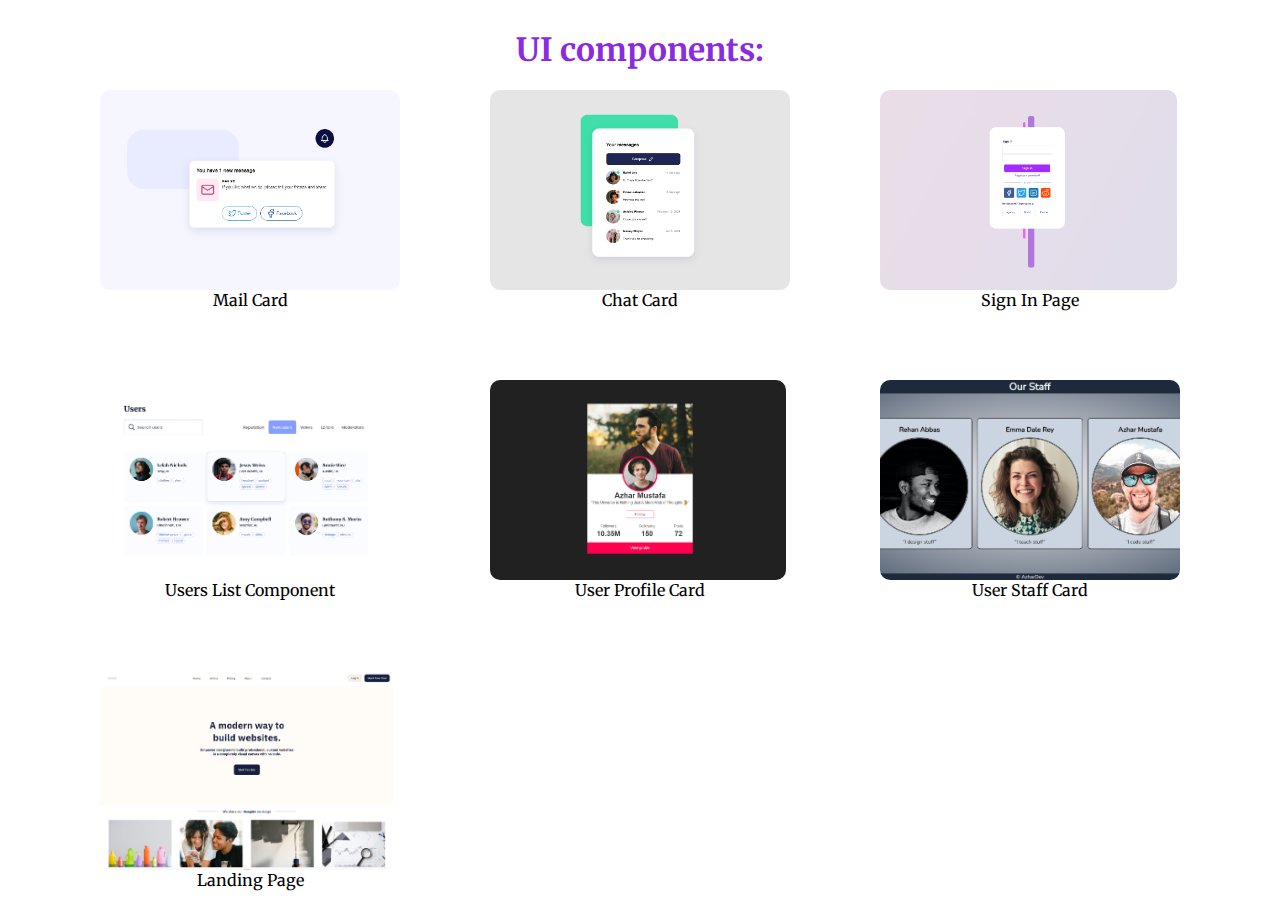
<file: index.html>
<!DOCTYPE html>
<html lang="en">
  <head>
    <meta charset="UTF-8" />
    <meta name="viewport" content="width=device-width, initial-scale=1.0" />
    <!-- <link rel="stylesheet" href="style.css" /> -->
    <link rel="stylesheet" href="styleUpdate.css">
    <title>Document</title>
  </head>
  <body>
    <!-- <div>
      <ol>
        <li><a href="Day-1/index.html">Component 1</a></li>
        <li><a href="Day-2/index.html">Component 2</a></li>
        <li><a href="Day-3/index.html">Component 3</a></li>
        <li><a href="Day-4/index.html">Component 4</a></li>
      </ol>
    </div> -->

    <div class="container">

      <div class="title">
          <h1 class="components" style="color: blueviolet">UI components:</h1>
        </div>

    <div class="main">

    
    <!-- Mail Card -->
    
    <div class="cards">
      <a href="./Day-1/index.html">
        <div class="card">
          <img src="./images/card1.png" alt="component" />
          <span>Mail Card</span>
        </div>
      </a>
    </div>


    <!-- Chat Card -->

    <div class="cards">
      <a href="./Day-2/index.html">
        <div class="card">
          <img src="./images/chat-card.png" alt="component"  />
          <span>Chat Card</span>
        </div>
      </a>
    </div>

    <!-- Sing in Card -->

    <div class="cards">
      <a href="./Day-3/index.html">
        <div class="card">
          <img src="./images/Sign-in-Card.png" alt="component"  />
          <span>Sign In Page</span>
        </div>
      </a>
    </div>

    <!-- User List Component -->

    <div class="cards">
      <a href="./Day-4/index.html">
        <div class="card">
          <img src="./images/card4.png" alt="component"  />
          <span>Users List Component</span>
        </div>
      </a>
    </div>

    <!-- User Profile Card -->

    <div class="cards">
      <a href="./Day-6/index.html">
        <div class="card">
          <img src="./images/User-Profile-Card.png" alt="component"  />
          <span>User Profile Card</span>
        </div>
      </a>
    </div>

    <!-- User Staff Card -->

    <div class="cards">
      <a href="./Day-7/index.html">
        <div class="card">
          <img src="./images/Staff-Card.png" alt="component"  />
          <span>User Staff Card</span>
        </div>
      </a>
    </div>

    <!-- Landing Page -->

    <div class="cards">
      <a href="./Day-8/index.html">
        <div class="card">
          <img src="./images/Landing Page.png" alt="component"  />
          <span>Landing Page</span>
        </div>
      </a>
    </div>

  

  </div>

</div>
  </body>
</html>
</file>
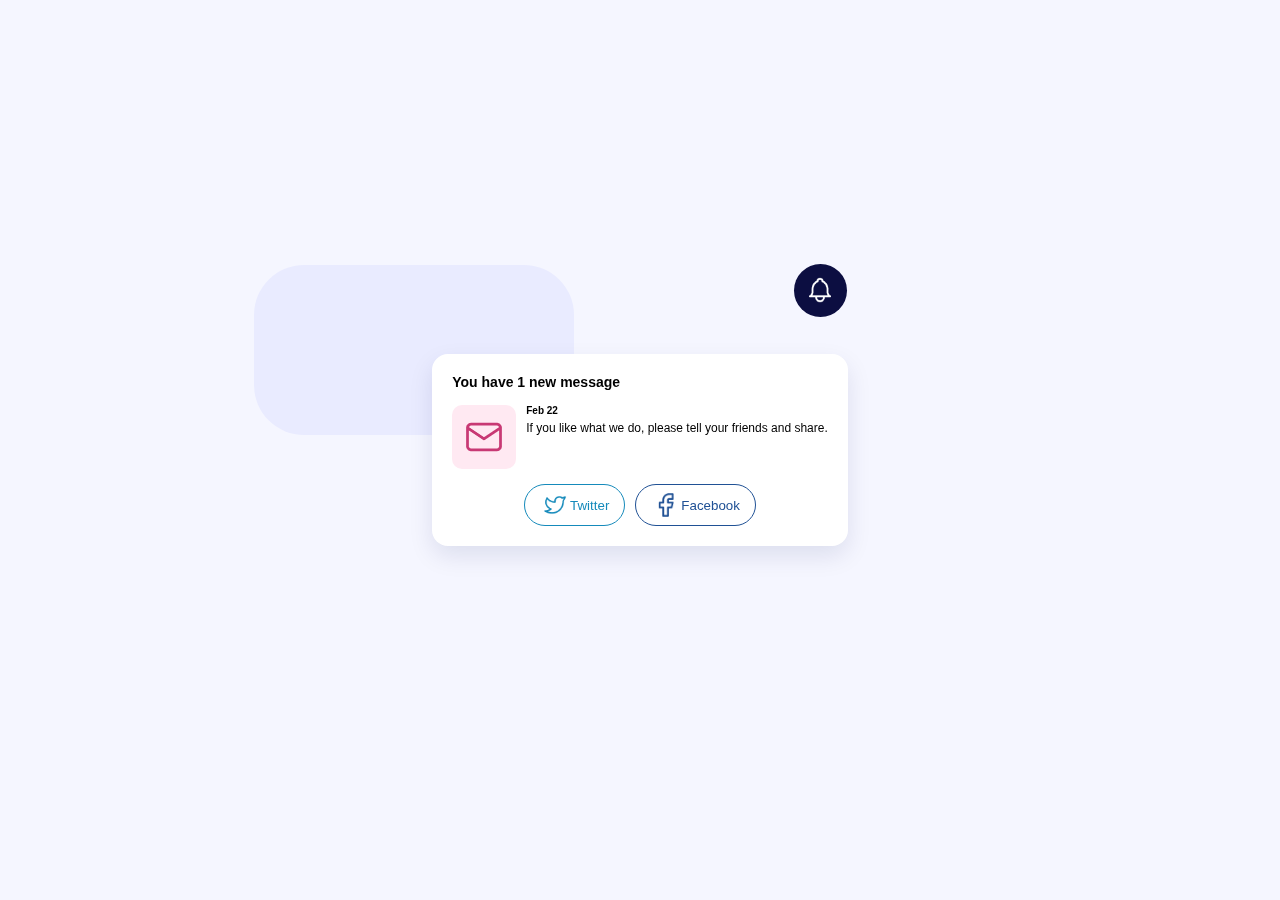
<file: Day-1/index.html>
<!DOCTYPE html>
<html lang="en">
<head>
    <meta charset="UTF-8">
    <meta name="viewport" content="width=device-width, initial-scale=1.0">
    <link rel="stylesheet" href="style.css">
    <title>Card-1</title>
</head>
<body>
    <div class="container">
        <div class="box">

        </div>

        <div class="bell-icon">
            <img src="Bell.png" alt="">
        </div>
        <div class="card">
            <div class="title">
               <h4>You have 1 new message</h4>
            </div>
            <div class="mail">               
                    <img src="Mail Box.png" alt="" class="mail-img" >             

                <div class="mail-content">
                    <h6 class="date">Feb 22</h6>
                    <p class="text">If you like what we do, please tell your friends and share.</p>
                </div>
            </div>
            <div class="btn-container">
                <button class="btn twt "> <img src="twitterrr.png" alt="">Twitter</button>
                <button class="btn fb"> <img src="facebook.png" alt="">Facebook</button>
            </div>
        </div>
    </div>
</body>
</html>
</file>
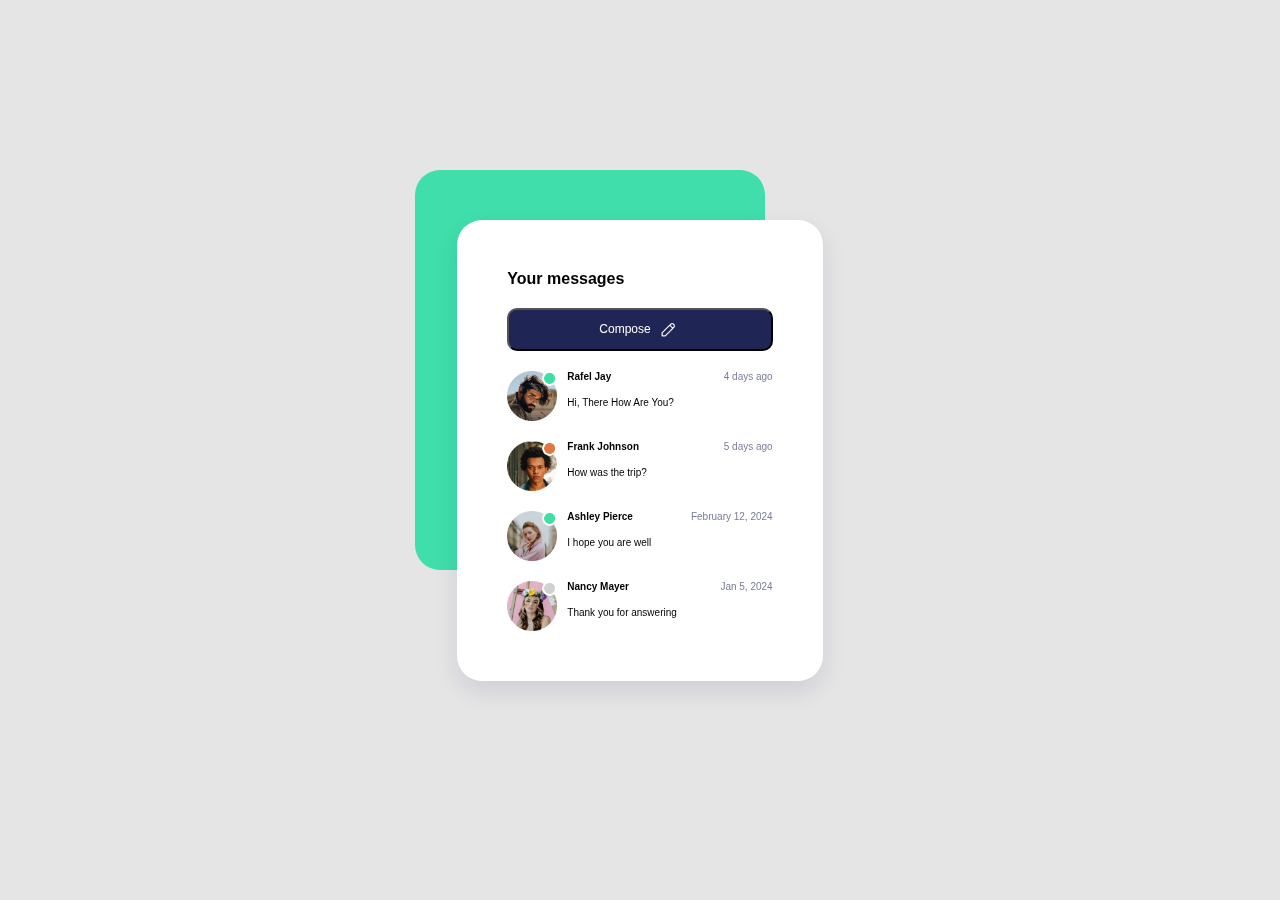
<file: Day-2/index.html>
<!DOCTYPE html>
<html lang="en">
<head>
    <meta charset="UTF-8">
    <meta name="viewport" content="width=device-width, initial-scale=1.0">
    <link rel="stylesheet" href="style.css">
    <title>Chat Card</title>
</head>
<body>
     <div class="container">
     
        <div class="box">
            
        </div>

        <div class="card">
            <div class="title">
                <h4>Your messages</h4>
            </div>
            <div class="btn-container">
                <Button class="btn">Compose <img src="Pencil.png" alt=""></Button>
            </div>
            
            <div class="chat-content">
                <img src="DP-1.png" alt="" class="chat-img">

                <div class="chat-box">
                    <div class="chat-name">

                        <h6>Rafel Jay</h6>
                        <p>4 days ago</p>

                    </div>

                    <div class="chat-text">
                        <p>Hi, There How Are You?</p>
                    </div>
                </div>
            </div>


            <div class="chat-content">
                <img src="DP-2.png" alt="" class="chat-img">

                <div class="chat-box">
                    <div class="chat-name">

                        <h6>Frank Johnson</h6>
                        <p>5 days ago</p>

                    </div>

                    <div class="chat-text">
                        <p>How was the trip?</p>
                    </div>
                </div>
            </div>


            <div class="chat-content">
                <img src="DP-3.png" alt="" class="chat-img">

                <div class="chat-box">
                    <div class="chat-name">

                        <h6>Ashley Pierce</h6>
                        <p>February 12, 2024</p>

                    </div>

                    <div class="chat-text">
                        <p>I hope you are well</p>
                    </div>
                </div>
            </div>


            <div class="chat-content">
                <img src="DP-4.png" alt="" class="chat-img">

                <div class="chat-box">
                    <div class="chat-name">

                        <h6>Nancy Mayer</h6>
                        <p>Jan 5, 2024</p>

                    </div>

                    <div class="chat-text">
                        <p>Thank you for answering</p>
                    </div>
                </div>
            </div>

        </div>
     </div>
</body>
</html>
</file>
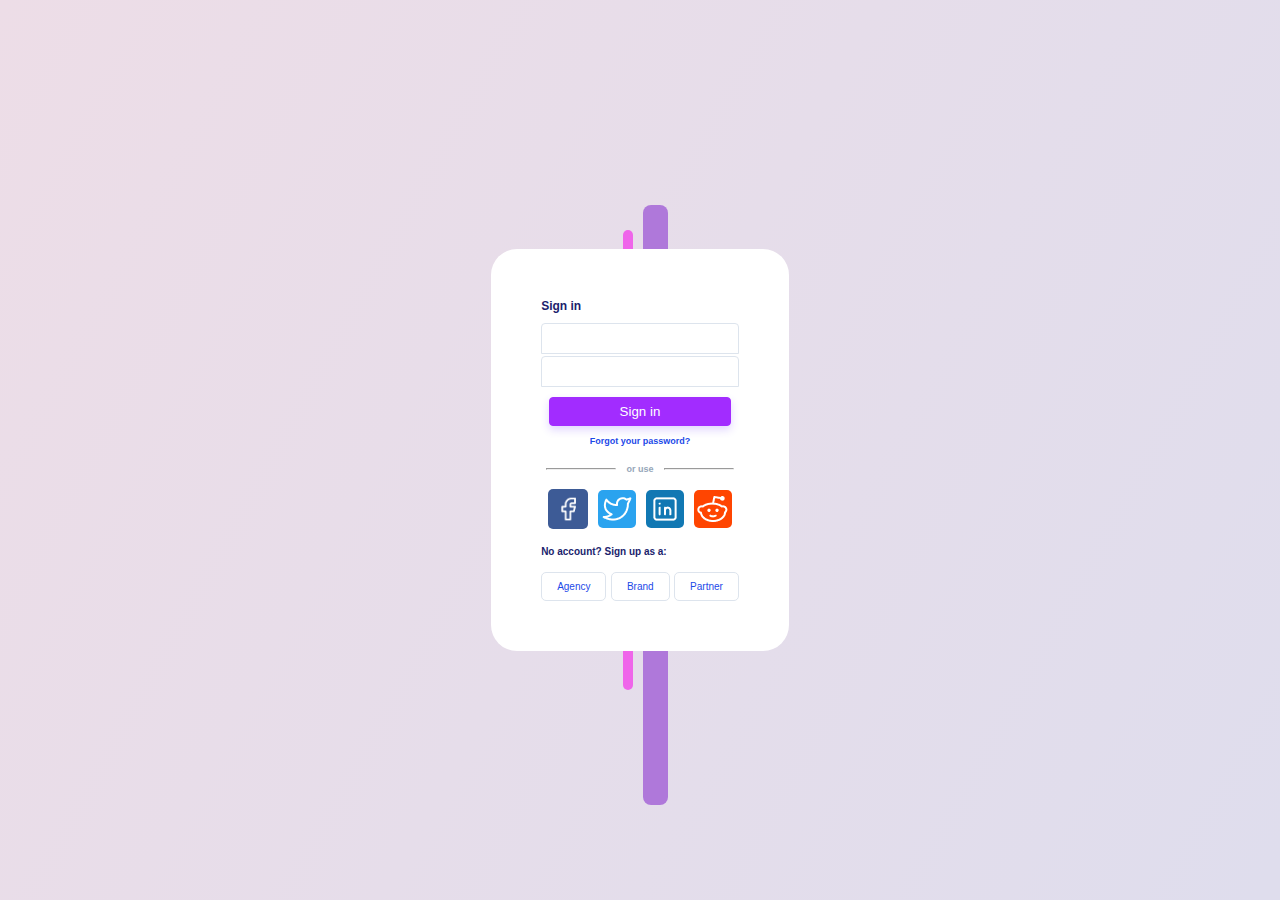
<file: Day-3/index.html>
<!DOCTYPE html>
<html lang="en">
<head>
    <meta charset="UTF-8">
    <meta name="viewport" content="width=device-width, initial-scale=1.0">
    <link rel="stylesheet" href="style.css">
    <title>Sign in</title>
</head>
<body>
    <div class="container">

        <div class="box-puple">

        </div>
        <div class="box-pink">

        </div>


         <div class="sign-in">
             <div class="title">
                <p>Sign in</p>

                <div class="input-detail">
                    <input type="email">
                    <input type="password">
                </div>

                   <div class="btn-sign">
                       <button>Sign in</button>
                   </div>

                   <div class="forgot-password">
                      <p>Forgot your password?</p>
                   </div>

                   <div class="separate">
                    <hr class="line-left" style="">
                    <p>or use</p>
                    <hr class="line-right">
                 </div>

                 
             </div>

             <div class="social">
                 <div class="sc-account">
                    <img src="fb.png" alt="" class="fb">
                    <img src="twitter.png" alt="" class="twt">
                    <img src="linkedin.png" alt="" class="linkedin">
                    <img src="reddit.png" alt="" class="reddit">
                 </div>

                 <div class="other-account">
                    <p>No account? Sign up as a:</p>
                 </div>
                 <div class="link-account">
                     <a href="#" class="view-btn">Agency</a>
                     <a href="#" class="view-btn">Brand</a>
                     <a href="#" class="view-btn">Partner</a>
                 </div>
             </div>
            
         </div>
    </div>
</body>
</html>
</file>
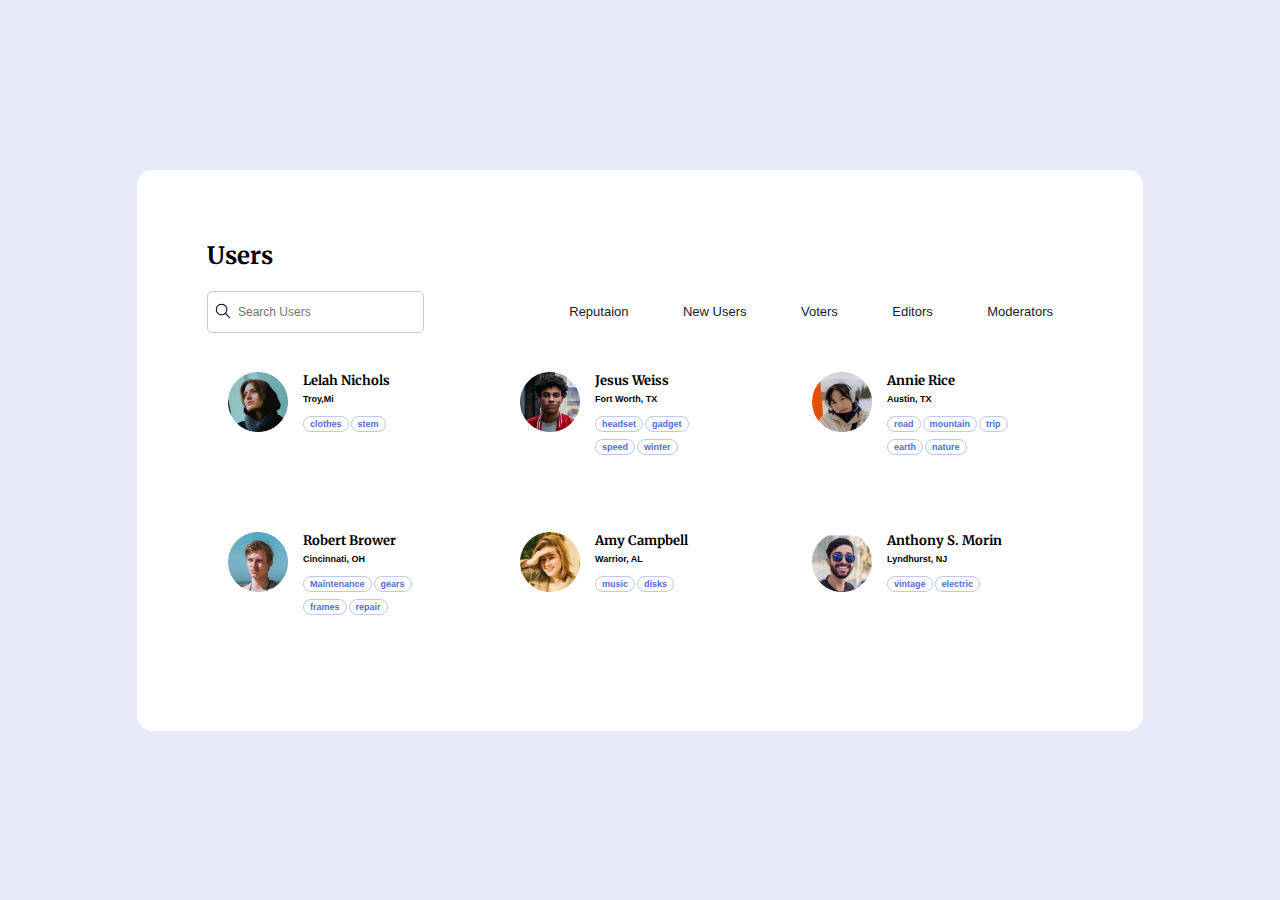
<file: Day-4/index.html>
<!DOCTYPE html>
<html lang="en">
<head>
    <meta charset="UTF-8">
    <meta name="viewport" content="width=device-width, initial-scale=1.0">
    <link rel="stylesheet" href="style.css">
    <title>Users List</title>
</head>
<body>
    <div class="container">
        <div class="dashboard">
         
            <div class="title">
                <h2 class="title-user">Users</h2>
            </div>

            <nav class="navbar">
                <div class="navdiv">
                    <div class="search">
                        <input type="search" placeholder="Search Users">
                        <img src="search-btn.png" alt="">
                    </div>

                    <ul>
                        <li><a href="#">Reputaion</a></li>
                        <li><a href="#">New Users</a></li>
                        <li><a href="#">Voters</a></li>
                        <li><a href="#">Editors</a></li>
                        <li><a href="#">Moderators</a></li>
                    </ul>
                </div>
            </nav>

             <!-- Users line 1 -->
            <div class="users">
                <div class="user-content">
                    <div class="user-image">
                          <img src="Pic-1.png" alt="">
                    </div>

                    <div class="userName">
                        <h4>Lelah Nichols</h4>
                        <p>Troy,Mi</p>
                       
                      <div class="userbtn">

                          <button>clothes</button>
                          <button>stem</button>
                       
                      </div>
                    </div>
    
                    <!-- <div class="userBtn">
                        <button>Clothes</button>
                        <button>Stem</button>
                    </div> -->
                </div>                
                <div class="user-content">
                    <div class="user-image">
                          <img src="Pic-2.png" alt="">
                    </div>

                    <div class="userName">
                        <h4>Jesus Weiss</h4>
                        <p>Fort Worth, TX</p>

                        <div class="userbtn">

                            <button>headset</button>
                            <button>gadget</button>
                            <button>speed</button>
                            <button>winter</button>
                        </div>
                    </div>
    
                    <!-- <div class="userBtn">
                        <button>Clothes</button>
                        <button>Stem</button>
                    </div> -->
                </div>
                <div class="user-content">
                    <div class="user-image">
                          <img src="Pic-3.png" alt="">
                    </div>

                    <div class="userName">
                        <h4>Annie Rice</h4>
                        <p>Austin, TX</p>

                        <div class="userbtn">

                            <button>road</button>
                            <button>mountain</button>
                            <button>trip</button>
                            <button>earth</button>
                            <button>nature</button>
    
                        </div>
                    </div>
    
                    <!-- <div class="userBtn">
                        <button>Clothes</button>
                        <button>Stem</button>
                    </div> -->
                </div>
          

             <!-- Users line 2 -->
            
            
                <div class="user-content">
                    <div class="user-image">
                          <img src="Pic-4.png" alt="">
                    </div>

                    <div class="userName">
                        <h4>Robert Brower</h4>
                        <p>Cincinnati, OH</p>
                       
                      <div class="userbtn">

                          <button>Maintenance</button>
                          <button>gears</button>
                          <button>frames</button>
                          <button>repair</button>
                      </div>
                    </div>
    
                    <!-- <div class="userBtn">
                        <button>Clothes</button>
                        <button>Stem</button>
                    </div> -->
                </div>
                <div class="user-content">
                    <div class="user-image">
                          <img src="Pic-5.png" alt="">
                    </div>

                    <div class="userName">
                        <h4>Amy Campbell</h4>
                        <p>Warrior, AL</p>

                        <div class="userbtn">

                            <button>music</button>
                            <button>disks</button>
                        </div>
                    </div>
    
                    <!-- <div class="userBtn">
                        <button>Clothes</button>
                        <button>Stem</button>
                    </div> -->
                </div>
                <div class="user-content">
                    <div class="user-image">
                          <img src="Pic-6.png" alt="">
                    </div>

                    <div class="userName">
                        <h4>Anthony S. Morin</h4>
                        <p>Lyndhurst, NJ</p>

                        <div class="userbtn">

                            <button>vintage</button>
                            <button>electric</button>
                        </div>
                    </div>
    
                    <!-- <div class="userBtn">
                        <button>Clothes</button>
                        <button>Stem</button>
                    </div> -->
                </div>
            </div>
         
            
        </div>
    </div>
</body>
</html>
</file>
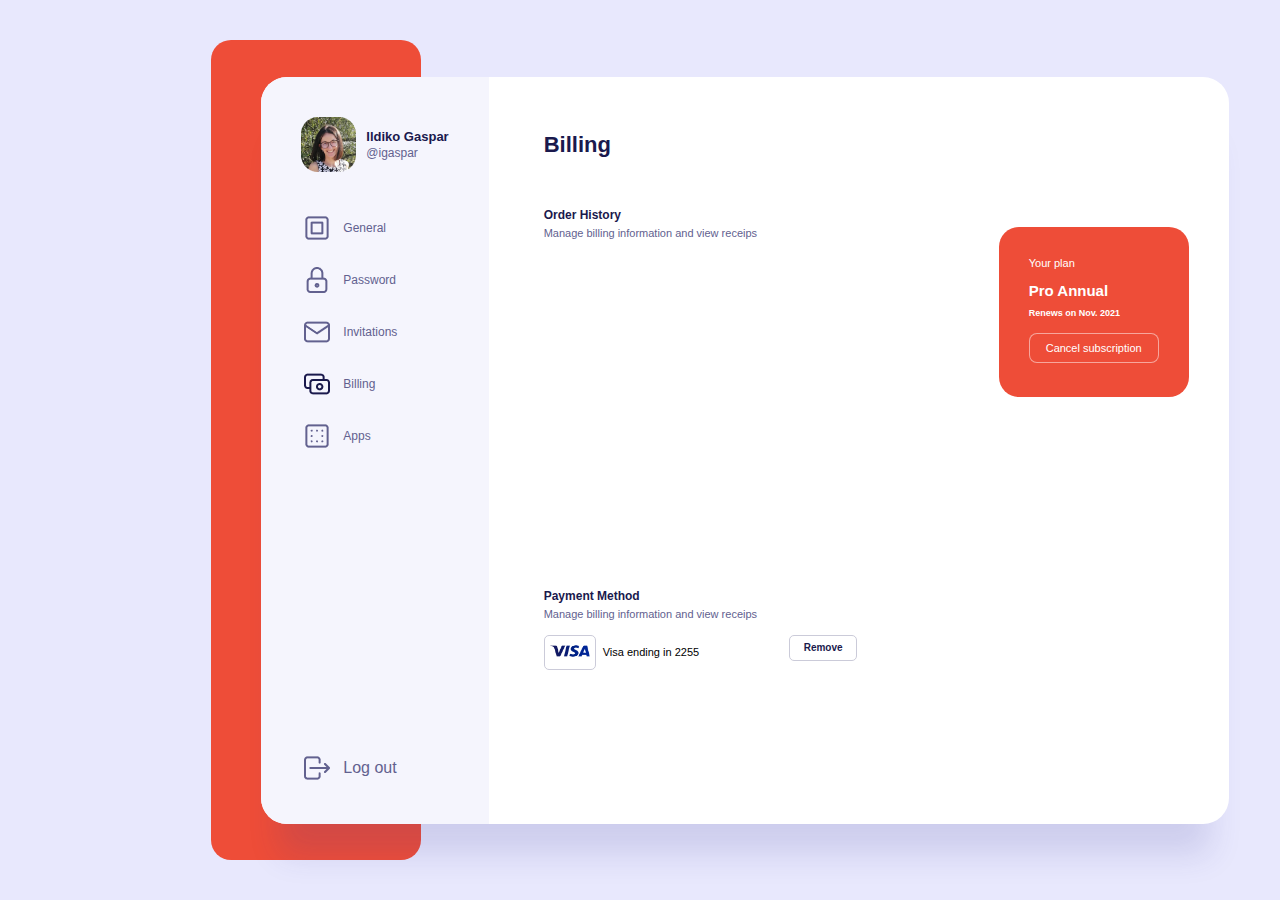
<file: Day-5/index.html>
<!DOCTYPE html>
<html lang="en">
  <head>
    <meta charset="UTF-8" />
    <meta name="viewport" content="width=device-width, initial-scale=1.0" />
    <link rel="stylesheet" href="style.css" />
    <title>Document</title>
  </head>
  <body>
    <div class="container">
      <div class="outer-box">
        
      </div>
      <div class="dashboard">
        <div class="sidebar">
          <div class="profile">
            <img src="dashboard-dp.png" alt="" />

            <div class="profile-name">
              <h5>Ildiko Gaspar</h5>
              <p>@igaspar</p>
            </div>
          </div>

          <div class="side-content">
            <ul>
              <li><img src="General.png" alt="" /> General</li>
              <li><img src="Password.png" alt="" /> Password</li>
              <li><img src="Invitations.png" alt="" /> Invitations</li>
              <li><img src="Billing.png" alt="" /> Billing</li>
              <li><img src="Apps.png" alt="" /> Apps</li>
            </ul>
          </div>

          <div class="logout">
            <img src="Logout.png" alt="" />
            <p>Log out</p>
          </div>
        </div>

        <div class="main">
          
        <div class="main-content">
          <div class="bill-content">
            <div class="title">
              <h3>Billing</h3>

              <div class="bill-history">
                <h6>Order History</h6>
                <p>Manage billing information and view receips</p>
              </div>
            </div>

            <div class="bill-detail">
                 <!-- <table>
                    <thead>
                        <tr>
                            <th>Date</th>
                            <th>Type</th>
                            <th>Receipt</th>
                        </tr>
                    </thead>

                    <tbody>
                        <tr>
                            <td>Oct. 21, 2021</td>
                            <td>Pro Annual</td>
                            <td><button>Download</button></td>
                        </tr>
                        <tr>
                            <td>Oct. 21, 2021</td>
                            <td>Pro Annual</td>
                            <td><button>Download</button></td>
                        </tr>
                        <tr>
                            <td>Oct. 21, 2021</td>
                            <td>Pro Annual</td>
                            <td><button>Download</button></td>
                        </tr>
                        <tr>
                            <td>Oct. 21, 2021</td>
                            <td>Pro Annual</td>
                            <td><button>Download</button></td>
                        </tr>
                    </tbody>
                 </table> -->

                 <!-- <div class="bill-table">
                    <p>Date</p>
                    <p>Type</p>
                    <p>Receipt</p>
                 </div> -->
             
                 

            </div>
          </div>

          <div class="payment">
            <div class="payment-history">
                <h6>Payment Method</h6>
                <p>Manage billing information and view receips</p>
              </div>

              <div class="visa">
                 <button class="visa-btn"><img src="visa.png" alt=""></button>

                 <div class="visa-content">
                    <p>Visa ending in 2255</p>
                    <button>Remove</button>
                 </div>
              </div>
          </div>
        </div>

        <div class="box-detail">
           <div class="box-content">
          
            <div class="box-data">

              <p>Your plan</p>
              <h4>Pro Annual</h4>
              <h6>Renews on  Nov. 2021</h6>
            </div>

              <div class="box-btn">

                <button>Cancel subscription</button>
              </div>
           </div>
        </div>
      </div>
      </div>
    </div>
  </body>
</html>
</file>
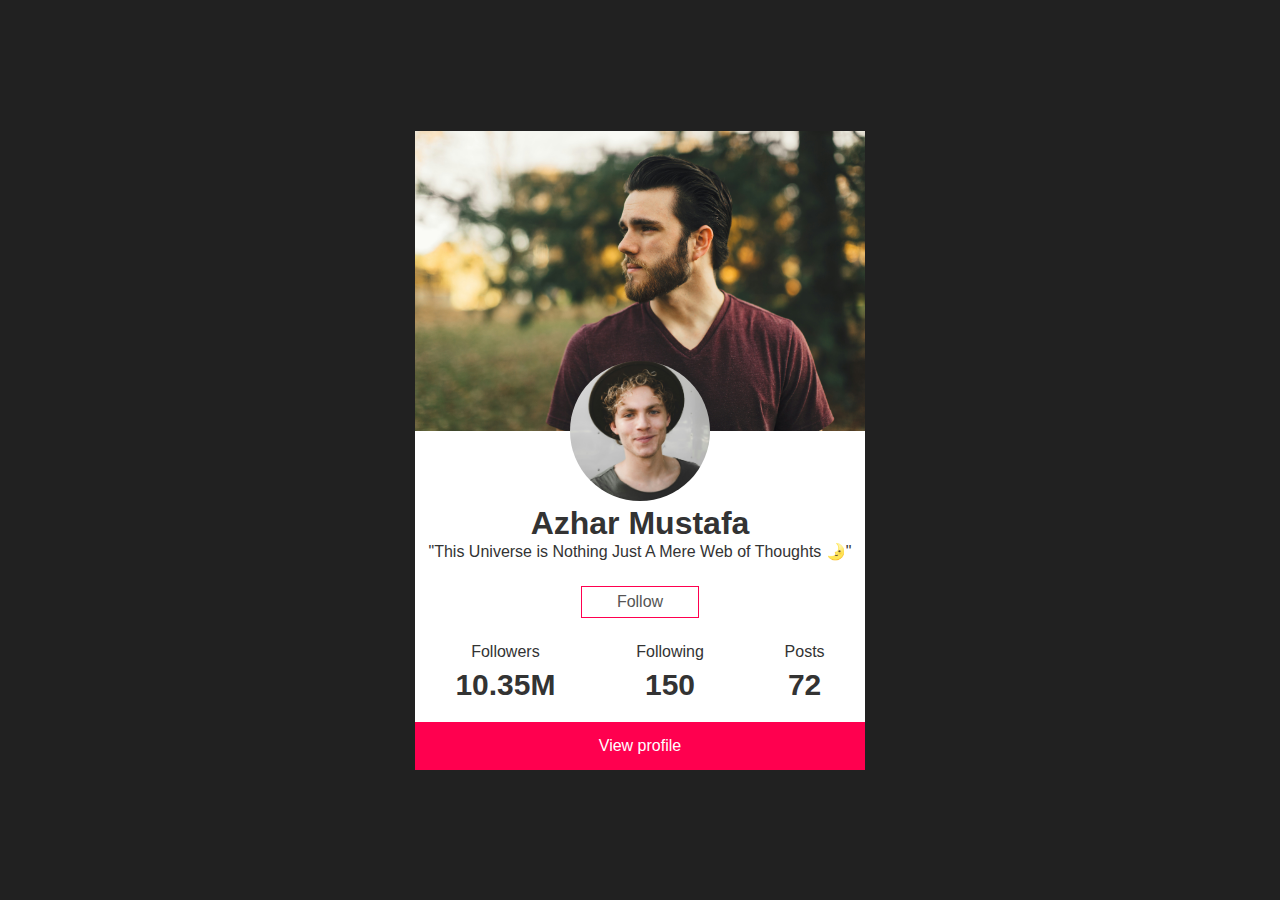
<file: Day-6/index.html>
<!DOCTYPE html>
<html lang="en">
<head>
    <meta charset="UTF-8">
    <meta name="viewport" content="width=device-width, initial-scale=1.0">
    <link rel="stylesheet" href="profile.css">
    <title>Instagram Profile</title>
</head>
<body>
    <div class="container">
        <div class="profile-card">
            <img src="cover-img.jpg" alt="cover-profile" class="cover-pic">
            <img src="profile-img.jpg" alt="profile-img" class="profile-pic">
            <h1>Azhar Mustafa</h1>
            <p>"This Universe is Nothing Just A Mere Web of Thoughts 🌛"</p>
            <a href="#" class="follow-btn">Follow</a>

            <div class="row">
                <div>
                    <p>Followers</p>
                    <h2>10.35M</h2>
                </div>
                <div>
                    <p>Following</p>
                    <h2>150</h2>
                </div>
                <div>
                    <p>Posts</p>
                    <h2>72</h2>
                </div>
            </div>
            
            <a href="#" class="view-btn">View profile</a>
        </div>
    </div>
</body>
</html>
</file>
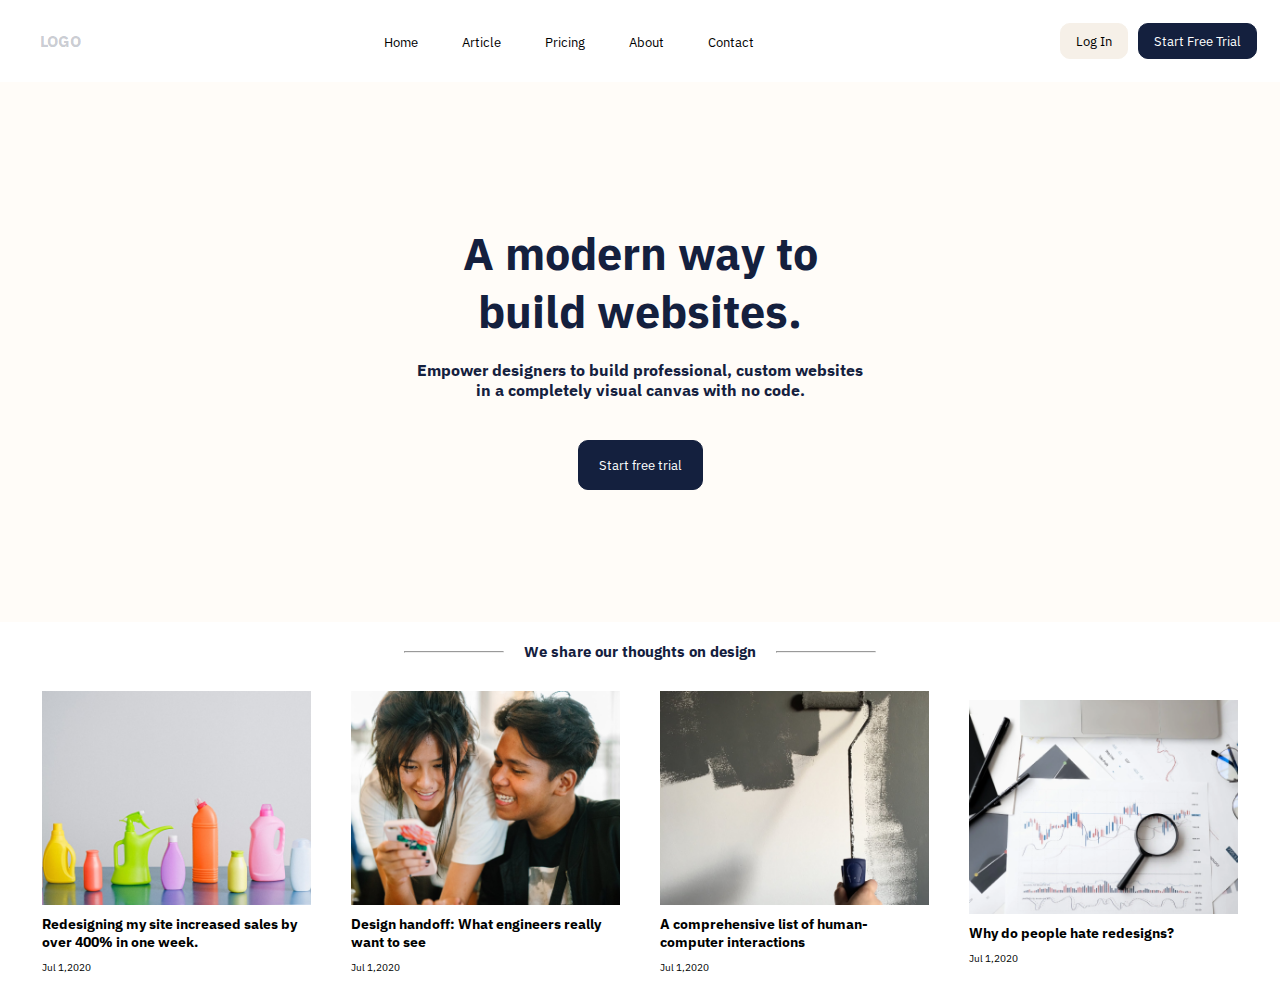
<file: Day-8/index.html>
<!DOCTYPE html>
<html lang="en">
  <head>
    <meta charset="UTF-8" />
    <meta name="viewport" content="width=device-width, initial-scale=1.0" />
    <link rel="stylesheet" href="style.css" />
    <title>Document</title>
  </head>
  <body>
    <div class="container">
      <div class="main">
        <nav class="navBar">
          <div class="logo">
            <h3>LOGO</h3>
          </div>

          <ul class="list-item">
            <li class="list"><a href="#">Home</a></li>
            <li class="list"><a href="#">Article</a></li>
            <li class="list"><a href="#">Pricing</a></li>
            <li class="list"><a href="#">About</a></li>
            <li class="list"><a href="#">Contact</a></li>
          </ul>

          <div class="login-btn">
            <button class="btn-1">Log In</button>
            <button class="btn-2">Start Free Trial</button>
          </div>
        </nav>

        <div class="center-content">
          <div class="title">
            <h1>
              A modern way to <br />
              build websites.
            </h1>

            <h3>
              Empower designers to build professional, custom websites
              <br />in a completely visual canvas with no code.
            </h3>

            <div class="center-btn">
              <button>Start free trial</button>
            </div>
        </div>
          
        </div>

        <div class="card">
            <div class="card-title">
                <hr class="line-left">
                <p>We share our thoughts on design</p>
                <hr class="line-right">
             </div>


             <div class="card-container" style="">
             <!-- card-1 -->
             <div class="card-content">
                <img src="Pic1.png" alt="">

                <h3>Redesigning my site increased sales by over 400% in one week.</h3>

                <p>Jul 1,2020</p>
             </div>

              <!-- card-2 -->
             <div class="card-content">
                <img src="Pic2.png" alt="">

                <h3>Design handoff: What engineers really want to see</h3>

                <p>Jul 1,2020</p>
             </div>

              <!-- card-3 -->
             <div class="card-content">
                <img src="Pic3.png" alt="">

                <h3>A comprehensive list of human-computer interactions</h3>

                <p>Jul 1,2020</p>
             </div>

              <!-- card-4 -->

             <div class="card-content">
                <img src="Pic4.png" alt="">

                <h3>Why do people hate redesigns?</h3>

                <p>Jul 1,2020</p>
             </div>

            </div>
        </div>
      </div>
    </div>
  </body>
</html>
</file>
<file: style.css>
.main{
  display: grid;
 grid-template-columns: repeat(3, 1fr);
  gap: 30px;
}

.cards {
  display: flex;
  flex-direction: row;
  flex-wrap: wrap;
  
  justify-content: space-evenly;
  align-content: center;
}
.card {
  font-family: Merriweather;
  font-size: 18px;
  font-style: normal;
  padding: 5px;
  display: flex;
  flex-direction: column;
  align-items: center;
  border-radius: 16px;
  border: 1px solid #bfc8e5;
  background: #fbfcff;
}

.card img{
  width: 400px;
  height: 250px;  
  object-fit: cover;
}
 .card:hover {
  box-shadow: 0px 8px 23px 0px rgba(218, 224, 249, 0.7);
  cursor: pointer;
}
.cards a {
  text-decoration: none;
}
</file>
<file: styleUpdate.css>
@import url("https://fonts.googleapis.com/css2?family=Merriweather:ital,wght@0,300;0,400;0,700;0,900;1,300;1,400;1,700;1,900&display=swap");

*{
    margin: 0;
    padding: 0;
    box-sizing: border-box;
    text-decoration: none;
    font-family: "Merriweather", serif;
  }

  img{
    display: block;
    max-width: 100%;

    height: 200px;
    border-radius: 10px;
    object-fit: cover;
}

  .container{
    /* height: 100vh; */
    /* padding: 50px; */
    
    
  }

  .title h1{
    margin-top: 10px;
    display: flex;
   align-items: center;
   justify-content: center;
  }

  .main{
    display: grid;
    flex-direction: column;
    /* align-items: center;
    justify-content: center; */
    gap: 30px;
    padding: 20px;
    background: #fff;
  }

  .cards{
  
    display: flex;
    width: 100%;
    height: 200px;
    text-align: center;
    border-radius: 10px;
    width: 100%;
   background: #fff;
  

  }

  .card{
    color: #000;
      width: 300px;
    height: 200px;
 
    
  }

  .card:hover {
    box-shadow: 0px 8px 23px 0px rgba(218, 224, 249, 0.7);
    cursor: pointer;
  }



  @media screen and (min-width: 481px){
  
  
  }
  
  
  
  @media screen and (min-width: 768px){
    .main{
        grid-template-columns: repeat(2, 1fr);
        gap: 50px;
      }
    
      .container{
        /* height: 100vh; */
        padding: 50px;
        
      }
   
      
  }
  
  /* || LARGE */
  
  @media screen and (min-width: 1024px){
    .main{
        grid-template-columns: repeat(3, 1fr);
        gap: 70px;
      }

      .container{
        /* height: 100vh; */
        padding: 100px;
        
      }
     
  }

  @media screen and (min-width: 1200px){
    .main{
        grid-template-columns: repeat(3, 1fr);
        gap: 90px;
      }

      .container{
        /* height: 100vh; */
        padding: 20px 80px 20px 80px ;
        
      }
      
  }
</file>
<file: Day-1/style.css>
*{
    margin: 0;
    padding: 0;
    box-sizing: border-box;
    font-family: 'poppins' , sans-serif;
}

.container{
    background: #f5f6ff;
    height: 100vh;
    display: flex;
    align-items: center;
    justify-content: center;
}

.box{
    width: 320px;
    height: 170px;
    border-radius: 50px;
    position: relative;
    background: #E9EBFF;
    top: -100px;
    left: -200px;
}
.bell-icon{
    width: 53px;
    height: 53px;
    border-radius: 50%;
    background: #0C0E41;
    position: relative;
    top: -160px;
    left: 20px;
    display: flex;
    align-items: center;
    justify-content: center;
}
.bell-icon img{
    width: 30px;
}

.card{
    /* text-align: center; */
    background: #FFF;
    border-radius: 16px;
    z-index: 1;
    position: fixed;
    box-shadow: 0px 10px 24px 0px rgba(9, 17, 89, 0.10);
    padding: 20px;
    display: flex;
    flex-direction: column;
    gap: 15px;

}

.title{
    /* display: flex;
    align-items: flex-start;
    justify-content: flex-start; */
    font-size: 14px; 
}
.mail{
    display: flex;
    /* align-items: flex-start; */
    /* justify-content: flex-start; */
    /* text-align: start; */
    gap: 10px;
    
    
}

.mail-img{
    padding: 10px;
    background-color: #FFE9F2;
    border-radius: 10px;
}

.mail-box{
    width: 70px;
    height: 70px;
    /* flex-shrink: 0; */
    border-radius: 8px;
    background: #FFE9F2;
    display: flex;
    align-items: center;
    justify-content: center;
    margin: 20px;
}

.mail-content{
   /* display: flex;
   flex-direction: column; */

}

.mail-content h6{
   font-weight: 800;
   font-size: 10px;
   /* margin-bottom: 5px ; */
}
.mail-content {
   font-weight: 300;
   font-size: 12px;
   /* margin-top: 8px;
   margin-bottom: 5px ; */
   display: flex;
   flex-direction: column;
   gap: 5px;
}

.btn-container{
    display: flex;
    align-items: center;
    justify-content: center;
    gap: 10px;
    
}

.btn{
    /* width: 110px;
    height: 40px; */
    background: #fff;
    /* color: #158ABB; */
    display: flex;
    align-items: center;
    justify-content: center;
    border-radius: 25px;
    border: 1px solid #158ABB;
    cursor: pointer;
    padding: 5px 15px;
}
.btn img{
    width: 30px;
    height: 30px;
    padding: 3px;
    object-fit: contain;
}
.twt{
    color: #158ABB;
    border: 1px solid #158ABB;
}

.fb{
    color: #205195;
    border: 1px solid #205195;
}
/* .btn{ */
    /* width: 110px;
    height: 40px; */
    /* background: #fff;
    color: #205195;
    display: flex;
    align-items: center;
    justify-content: center;
    border-radius: 25px;
    border: 1px solid #205195;;
    cursor: pointer;
    padding: 5px 15px;
} */

/* .facebook-btn img{
    width: 20px;
    padding: 3px;
} */
</file>
<file: Day-2/style.css>
*{
    margin: 0;
    padding: 0;
    box-sizing: border-box;
    font-family: 'poppins' , sans-serif;
}
.container{
    background: #E5E5E5;
    height: 100vh;
    display: flex;
    align-items: center;
    justify-content: center;
    
}

.box{
    width: 350px;
    height: 400px;
    background: #3fdeaa;
    position: relative;
    top: -80px;
    left: -50px;
    border-radius: 25px;
}

.card{
    background: #fff;
    padding: 50px;
    border-radius: 25px;
    z-index: 1;
    position: fixed;
    box-shadow: 0px 10px 24px 0px rgba(9, 17, 89, 0.10);
    /* box-shadow: 0px 10px 24px 0px rgba(63, 222, 170, 27); */
    /* box-shadow: 0px 5px 1px 0px rgb(63,222,170); */
}
.title{
    font-size: 16px;
}
.btn-container{
   
    /* display: flex;
    align-items: center;
    justify-content: center; */

    margin-top: 20px;
    
   
}
.btn{
   display: flex;
   align-items: center;
   justify-content: center;
   padding: 7px 90px;
   border-radius: 10px;
   background: #1f2554;;
   color: #fff;
   font-size: 12px;
   cursor: pointer;
}
.btn img{
    width: 25px;
    height: 25px;
    padding: 3px;
    margin-left: 5px;
}

.chat-content{
    display: flex;
    margin-top: 20px;
    gap: 10px;
}

.chat-img{
     object-fit: cover;
     width: 50px;
     height: 50px;
}

.chat-box{
    display: flex;
    flex-direction: column;
    gap: 15px;
    width: 100%;
}

.chat-name{
    display: flex;
    justify-content: space-between;
    align-items: center;
    
}
.chat-name h6{
   font-size: 10px;
   font-weight: 800;

    
}

.chat-name p{
   font-size: 10px;
   color: #797c98;
   /* display: flex;
   justify-content: flex-end;
   align-items: flex-end; */
}

.chat-text p{
    font-size: 10px;
}
</file>
<file: Day-3/style.css>
*{
    margin: 0;
    padding: 0;
    box-sizing: border-box;
    font-family: 'poppins' , sans-serif;
}

.container{
    height: 100vh;
    background: linear-gradient(119deg, #EDDDE7 0%, #DFDDED 98.64%);
    display: flex;
    align-items: center;
    justify-content: center;
}

.box-puple{
    width: 25px;
    height: 600px;
    top: 55px;
    left: 20px;
    position: relative;
    border-radius: 8px;
    background: #AF78DA;
}

.box-pink{
    width: 10px;
    height: 460px;
    top: 10px;
    left: -25px;
    position: relative;
    border-radius: 5px;
    background: #EF65EA
}

.sign-in{
    padding: 50px;
    background: #fff;
    border-radius: 26px;
    position: fixed;
    /* display: flex;
    flex-direction: column; */
    
}

.title{
    display: flex;
    flex-direction: column;
    gap: 10px;
}

.title p{
   font-size: 12px;
   font-weight: 600;
   color: #201E6D;
   
}
.input-detail{
    display: flex;
    flex-direction: column;
    gap: 2px;

}
.input-detail input{
    /* display: flex;
    align-items: flex-start; */
    padding: 7px;
    border-radius: 4px 4px 0px 0px;
    border: 1px solid  #DDE4ED;
    outline: none;
}

.btn-sign{
    display: flex;
    align-items: center;
    justify-content: center;
}
.btn-sign button{
    padding: 6px 70px;
    background: #A22CFF;
    color: #fff;
    border-radius: 4px;
    box-shadow: 0px 4px 9px 0px rgba(95, 44, 255, 0.19);
    border: 1px solid #A22CFF;
}

.forgot-password{
    /* display: flex;
    align-items: center;
    justify-content: center; */
    text-align: center;
}
.forgot-password p{
    color: #1C49E8;
    font-style: normal;
    font-size: 9px;
}

.separate{
    display: flex;
    align-items: center;
    justify-content: center;
    margin-top: 8px;
}
.separate p{
    font-size: 9px;
    color: #96A6B9;
}

.line-left{
    width: 70px;
    background: #DDE4ED;
    margin-right: 10px;
}
.line-right{
    width: 70px;
    background: #DDE4ED;
    margin-left: 10px;
}

.separate hr{
    /* width: 70px;
    background: #DDE4ED; */
}



.social{
    display: flex;
    flex-direction: column;
    /* align-items: center;
     justify-content: center;     */
     margin-top: 15px;
}

.sc-account{
    
    display: flex;
    align-items: center;
    justify-content: center;
    gap: 10px;
}

.fb{
    padding: 6px;
    background-color: #3D5B96;
    border-radius: 5px;
    height: 40px;
    width: 40px;
}
.twt{
    padding: 3px;
    background-color: #2AA3EF;
    border-radius: 5px;
}
.linkedin{
    padding: 3px;
    background-color: #1178B3;
    border-radius: 5px;
}
.reddit{
    padding: 3px;
    background-color: #FF4501;
    border-radius: 5px;
}

.other-account p{
    display: flex;
    align-items: flex-start;
    justify-content: flex-start;
   font-size: 10px;
   font-weight: 600;
   margin-top: 17px;
   color: #201E6D;
}

.view-btn{
    /* display: flex;
    align-items: center;
    justify-content: center;
    text-decoration: none;
    background: #fff;
    color: #1C49E8;
    padding: 5px 17px; */
    

    display: inline-block;
    text-decoration: none;
    border: 1px solid #DDE4ED;
    font-size: 10px;
    border-radius: 5px;
    color: #1C49E8;
    padding: 8px 15px;
    margin-top: 15px;
    
}
</file>
<file: Day-4/style.css>
@import url("https://fonts.googleapis.com/css2?family=Merriweather:ital,wght@0,300;0,400;0,700;0,900;1,300;1,400;1,700;1,900&display=swap");
* {
  margin: 0;
  padding: 0;
  box-sizing: border-box;
  font-family: "poppins", sans-serif;
  text-decoration: none;
  list-style: none;
}

.container {
  background: #e6eaf8;
  height: 100vh;
  display: flex;
  align-items: center;
  justify-content: center;
}

.dashboard {
  background: #fff;
  padding: 70px;
  border-radius: 15px;
  /* width: 90%; */
}
.dashboard .title-user {
  font-family: "Merriweather", serif;
}
.dashboard .navbar {
  /* display: flex;
  align-items: center;
  justify-content: space-between; */
  margin-top: 20px;
}
.dashboard .navbar .navdiv {
  display: flex;
  align-items: center;
  justify-content: space-between;
  /* width: 100%; */
}
.dashboard .navbar .navdiv .search {
  /* gap: 20px; */
  /* position: relative; */
  margin-bottom: 40px;
}
.dashboard .navbar .navdiv .search input {
  padding: 13px 30px;
  position: absolute;
  font-size: 12px;
  border: 1px solid #bfc8e5;
  border-radius: 5px;
  /* margin-right: 70px; */
  outline: none;
}
.dashboard .navbar .navdiv .search img {
  position: absolute;
  width: 25px;
  /* height: 25px; */
  padding-top: 11px;
  padding-left: 7px;
}
.dashboard .navbar .navdiv li {
  display: inline-block;
  margin-left: 30px;
}
.dashboard .navbar .navdiv li a {
  color: #151b32;
  font-size: 13px;
  font-style: normal;
  margin-right: 20px;
  box-shadow: 0 0 0 0px #849fff;
  transition: box-shadow 0.5s;
}
.dashboard .navbar .navdiv li a:hover {
  box-shadow: 0 0 0 12px #849fff;
  background-color: #849fff;
  color: #fff;
  border-radius: 2px;
}
.dashboard .users {
  /* display: flex;
  justify-content: space-around;
  margin-top: 50px;
  gap: 10px; */
  margin-top: 20px;
  display: grid;
  grid-template-columns: repeat(3, 1fr);
  gap: 10px;
}
.dashboard .users .user-content {
  display: flex;
  box-shadow: 0 0 0 0px rgba(218, 224, 249, 0.7);
  /* border: 1px solid rgba(218, 224, 249, 0.70); */
  border-radius: 15px;
  width: 282px;
  height: 150px;
  padding: 20px 50px 50px 20px;
  border: 1px solid rgba(30, 179, 65, 0);
  transition: box-shadow 0.5s;
}
.dashboard .users .user-content:hover {
  box-shadow: 0px 8px 23px 0px rgba(218, 224, 249, 0.7);
  border: 1px solid #bfc8e5;
}
.dashboard .users .user-content .user-image img {
  width: 60px;
  height: 60px;
  flex-shrink: 0;
  margin-right: 15px;
  -o-object-fit: cover;
     object-fit: cover;
}
.dashboard .users .user-content .userName h4 {
  font-size: 13px;
  margin-bottom: 5px;
  font-family: "Merriweather", serif;
}
.dashboard .users .user-content .userName p {
  font-size: 9px;
  font-weight: 600;
  margin-bottom: 5px;
}
.dashboard .users .user-content .userName .userbtn {
  display: flex;
  flex-wrap: wrap;
  /* grid-template-columns: repeat(3, 1fr); */
  gap: 2px;
  margin-top: 12px;
}
.dashboard .users .user-content .userName .userbtn button {
  font-size: 9px;
  font-weight: 600;
  margin-bottom: 5px;
  color: #516fd4;
  padding: 2px 6px;
  background: #fff;
  border: 1px solid #bfc8e5;
  border-radius: 8px;
}/*# sourceMappingURL=style.css.map */
</file>
<file: Day-5/style.css>
* {
  margin: 0;
  padding: 0;
  box-sizing: border-box;
  font-family: "poppins", sans-serif;
  text-decoration: none;
  outline: none;
  list-style: none;
}

.container {
  background: #E8E8FD;
  height: 100vh;
  display: flex;
  align-items: center;
  justify-content: center;
}

.outer-box{
  width: 210px;
  height: 820px;
  background: #EE4D38;
  border-radius: 20px;
  position: relative;
  top: 0px;
  left: 160px;
}

.dashboard {
  background: #FFFFFF;
  /* padding: 40px; */
  border-radius: 26px;
  box-shadow: 0px 49px 32px -19px rgba(56, 56, 150, 0.15);

  display: flex;
  z-index: 1;
  
}


.sidebar{
  /* display: grid;
  flex-direction: column; */
  padding: 40px;
  border-radius: 26px 0px 0px 26px;
  background: #f5f5fd;
}

.profile{
  display: flex;
  align-items: center;
  justify-content: center;
  gap: 10px;
}

.profile-name {
   
}

.profile-name h5{
  color: #1A194D;
  font-size: 13px;
  font-weight:600px;
}
.profile-name p{
  color: #62618F;
  font-weight: 900px;
  font-size: 12px;
  margin-top: 2px;
}

.side-content{
  display: grid;
  flex-direction: column;
  align-items: flex-start;
  justify-content: flex-start;
  margin-top: 20px;
}

.side-content li{
  color: #62618F;
  font-size: 12px;
  font-weight: 500;
  display: flex;
  align-items: center;
  gap: 10px;
  margin-top: 20px;
}

.logout{
  display: flex;
  align-items: center;
  color: #62618F;
  margin-top: 300px;
  gap: 10px;
}

.main{
    display: flex;
}



.main-content{
  padding: 55px;
}

.title{
    
}

.title h3{

font-size: 22px;
font-weight: 800;
color: #1A194D;

}

.bill-history{
  margin-top: 50px;
}

.bill-history h6{
  font-size: 12px;
  font-weight: 900;
  color: #1A194D;
}

.bill-history p{
  font-size: 11px;
  font-weight: 500;
  color: #62618F;
  margin-top: 5px;
}

.bill-detail{
  /* display: flex;
  justify-content: flex-end; */
  margin-top: 60px;
  width: 400px;
  padding-right: 70px;
}

.bill-detail table{
  /* display: flex;
  justify-content: flex-end; */
}

.bill-table{
  display: flex;
  justify-content: space-between;
}
.bill-table p{
  font-size: 10px;
  font-weight: 600;
  color: #62618F;
}

.payment-history{
  margin-top: 350px;
}

.payment-history h6{
  font-size: 12px;
  font-weight: 900;
  color: #1A194D;
}

.payment-history p{
  font-size: 11px;
  font-weight: 500;
  color: #62618F;
  margin-top: 5px;
}

.visa{
  display: flex;
  margin-top: 15px;
}

.visa-btn{
  background: #fff;
  border-radius: 5px;
  border: 1px solid #CBCBD9;
  
}
.visa-btn img{
  width: 50px;
  height: 30px;
  padding: 5px;
  
}

.visa-content{
  display: flex;
  justify-content: space-between;
}
.visa-content p{
  display: flex;
  align-items: center;
  justify-content: center;
  font-size: 11px;
  margin-left: 7px;
  
}

.visa-content button{
  background: #fff;
  border-radius: 5px;
  width: 68px;
  height: 26px;
  border: 1px solid #CBCBD9;
  color: #1A194D ;
  font-size: 10px;
  font-weight: 600;
  margin-left: 90px;
}

.box-detail{
  width: 190px;
  height: 170px;
  background: #EE4D38;
  border-radius: 20px;
  margin-right: 40px;
  margin-top: 150px;
}

.box-content{
  padding: 30px;
}

.box-data{
  color: #fff;
}
.box-data p{
  font-size: 11px;
}
.box-data h4{
  font-size: 15px;
  margin-top: 13px;
}
.box-data h6{
  font-size: 9px;
  margin-top: 9px;
}

.box-btn{
  margin-top: 15px;
  display: flex;
  align-items: center;
  justify-content: center;
}
.box-btn button{
   background: #EE4D38;
   color: #FFFFFF;
   font-size: 11px;
   font-weight: 100;
   width: 130px;
   height: 30px;
   border: 1px solid rgba(255, 255, 255, 0.50);
   border-radius: 8px;
}


















/*# sourceMappingURL=style.css.map */
</file>
<file: Day-6/profile.css>
*{
    margin: 0;
    padding: 0;
    box-sizing: border-box;
    font-family: 'Poppins', sans-serif;
}
.container{
    width: 100%;
    min-height: 100vh;
    background: #212121;
    display: flex;
    align-items: center;
    justify-content: center;
}
.profile-card{
    width: 90%;
    max-width: 450px;
    text-align: center;
    background: #fff;
    color: #333;
}
.cover-pic{
    display: block;
    width: 100%;
}
.profile-pic{
   width: 140px;
   height: 140px;
   border-radius: 50%;
   margin-top: -70px;
   object-fit: cover;
   box-shadow: 0 0 0 0px #ff004f;
   transition: box-shadow 0.5s;
   cursor: pointer;
}
.profile-pic:hover{
    box-shadow: 0 0 0 5px #ff004f;
}

.profile-card h1{
    font-weight: 600;
}

.follow-btn{
    display: inline-block;
    text-decoration: none;
    border: 1px solid #ff004f;
    color: #555;
    padding: 6px 35px;
    margin: 25px 0;
}
.row{
    display: flex;
    justify-content: space-around;
}

.row h2{
    font-weight: 500px;
    font-size: 30px;
    margin-top: 7px;
}

.view-btn{
    display: inline-block;
    text-decoration: none;
    background: #ff004f;
    color: #fff;
    width: 100%;
    padding: 15px 0;
    margin-top: 20px;
}
</file>
<file: Day-8/style.css>
@import url('https://fonts.googleapis.com/css2?family=IBM+Plex+Sans:ital,wght@0,100;0,200;0,300;0,400;0,500;0,600;0,700;1,100;1,200;1,300;1,400;1,500;1,600;1,700&display=swap');

*{
    margin: 0;
    padding: 0;
    box-sizing: border-box;
    list-style: none;
    text-decoration: none;
    
}
img{
    width: 100%;
    object-fit: cover;
}
.container{
   
    height: 100vh;
    font-family: "IBM Plex Sans";
}

.main{
    font-family: "IBM Plex Sans";
}

.navBar{
    display: flex;
    align-items: center;
    justify-content: space-between;
    list-style: none;
    background: #fff;
    font-family: "IBM Plex Sans";
    padding: 20px;
    flex-wrap: wrap;
}
.logo{
    color: rgba(20, 32, 62, 0.24);
    font-family: "IBM Plex Sans";
    font-size: 14px;
    margin-left: 20px;
}

.list-item{
    /* margin-left: 150px; */
    display: none;
}

.list{
    display: inline;
   
}

.list a{
    color: #000;
    margin: 20px;
    font-size: 13px;
    flex-wrap: wrap;

}

.login-btn{
     font-family: "IBM Plex Sans";
     flex-wrap: wrap;
}

.login-btn button{
    /* padding: 10px; */
    padding-top: 8px;
    padding-bottom: 8px;
    padding-left: 15px;
    padding-right: 15px;
    margin: 3px;
}

.btn-1{
    border-radius: 10px;
    border: 1px solid #F6F0E8;
    background: #F6F0E8;
    font-family: "IBM Plex Sans";
    cursor: pointer;
}
.btn-2{
    border-radius: 10px;
    border: 1px solid #14203E;
    background: #14203E;
    font-family: "IBM Plex Sans";
    color: #fff;
    cursor: pointer;
}



.center-content{
    background: #FFFCF8;
    color: aliceblue;
    height: 60vh;
    display: flex;
    flex-direction: column;
    align-items: center;
    justify-content: center;
    /* padding: 100px; */
}

.title{
    /* padding: 100px; */
    /* display: flex; */
    flex-direction: column;
    /* align-items: center; */
    text-align: center;
    /* justify-content: center; */
}
.title h1{
    color: #14203E;
    font-size: 25px;
    /* width: 100%; */
    flex-wrap: wrap;
}

.title h3{
    color: #14203E;
    font-size: 12px;
    margin-top: 20px;
    flex-wrap: wrap;
}

.center-btn{
    margin-top: 40px;
    margin-bottom: -10px;
    
}

.center-btn button{
  

    /* padding-top: 10px;
    padding-right: 15px;
    padding-bottom: 10px;
    padding-left: 15px; */
   
    padding: 10px 15px 10px 15px;
    border-radius: 10px;
    border: 1px solid #14203E;
    background: #14203E;
    font-family: "IBM Plex Sans";
    color: #fff;
    cursor: pointer;
}

.card{
    background: #fff;
    /* padding-left: 40px;
    padding-right: 40px; */

}

.card-title{
    /* text-align: center; */
    display: flex;
    align-items: center;
    justify-content: center;
    gap: 10px;
    margin-top: 20px;
    margin-bottom: 20px;
}

.card-title p{
    color: #14203E;
    font-size: 10px;
    font-weight: 700;
    text-align: center;
   
}

.line-left{
    width: 70px;
    background: #DDE4ED;
    /* margin-right: 10px; */
}
.line-right{
    width: 70px;
    background: #DDE4ED;
    /* margin-left: 10px; */
   
}

.card-container{
    /* display: flex; */
}


.card-content{
  display: flex;
  flex-direction: column;
  padding: 10px;
  /* width: min(100%, 350px); */

  /* display: flex; */
  /* align-items: center;
  justify-content: center; */
    
}


.card-content h3{
    font-size: 14px;
    margin-top: 10px;
    margin-bottom: 10px;
}
.card-content p{
    font-size: 10px;
    margin-bottom: 10px;
    text-align: start;
}


@media screen and (min-width: 481px){
  
    .list-item{
        /* display: none; */
    }
   
    .title h1{
 
        font-size: 45px;
        /* width: 100%; */
        /* flex-wrap: wrap; */
    }
    
    .title h3{
        color: #14203E;
        font-size: 16px;
        margin-top: 20px;
        /* flex-wrap: wrap; */
    }

    .center-btn button{
        padding-top: 15px;
    padding-bottom: 15px;
    padding-left: 20px;
    padding-right: 20px;
    border-radius: 10px;
       
    }

    .line-left{
        width: 120px;
        background: #DDE4ED;
        margin-right: 10px;
    }
    .line-right{
        width: 120px;
        background: #DDE4ED;
        margin-left: 10px;
       
    }

    .card-container{
        /* display: flex; */

        /* display: flex;
        align-items: center; */
    }
    
}

@media screen and (min-width: 768px){
    
    .list-item{
        display: inline-block;
    }

    .card{
        width: 95%;
        margin: 0px auto;
    }

    .card-content{
        

        display: flex;
   
          
      }

      .card-container{
        display: grid;
        grid-template-columns: repeat(2, 1fr);
        align-items: center;
        justify-content: space-between;
        gap: 20px;
      }
      
  }
 
 /* || LARGE */
 
 @media screen and (min-width: 1024px){
    .card-content{

        display: flex;
        /* align-items: center;
        justify-content: center; */
          
      }

      .card-container{
        display: grid;
        grid-template-columns: repeat(4, 1fr);
        align-items: center;
        justify-content: center;
        gap: 20px;
      }

      .card-title p{
        color: #14203E;
        font-size: 15px;
        font-weight: 700;
        text-align: center;
       
    }
    
    .line-left{
        width: 100px;
        background: #DDE4ED;
        /* margin-right: 10px; */
    }
    .line-right{
        width: 100px;
        background: #DDE4ED;
        /* margin-left: 10px; */
       
    }
     
 }
 
 /* || XL  */
 
 @media screen and (min-width: 1200px){
  
     
 }
</file>
